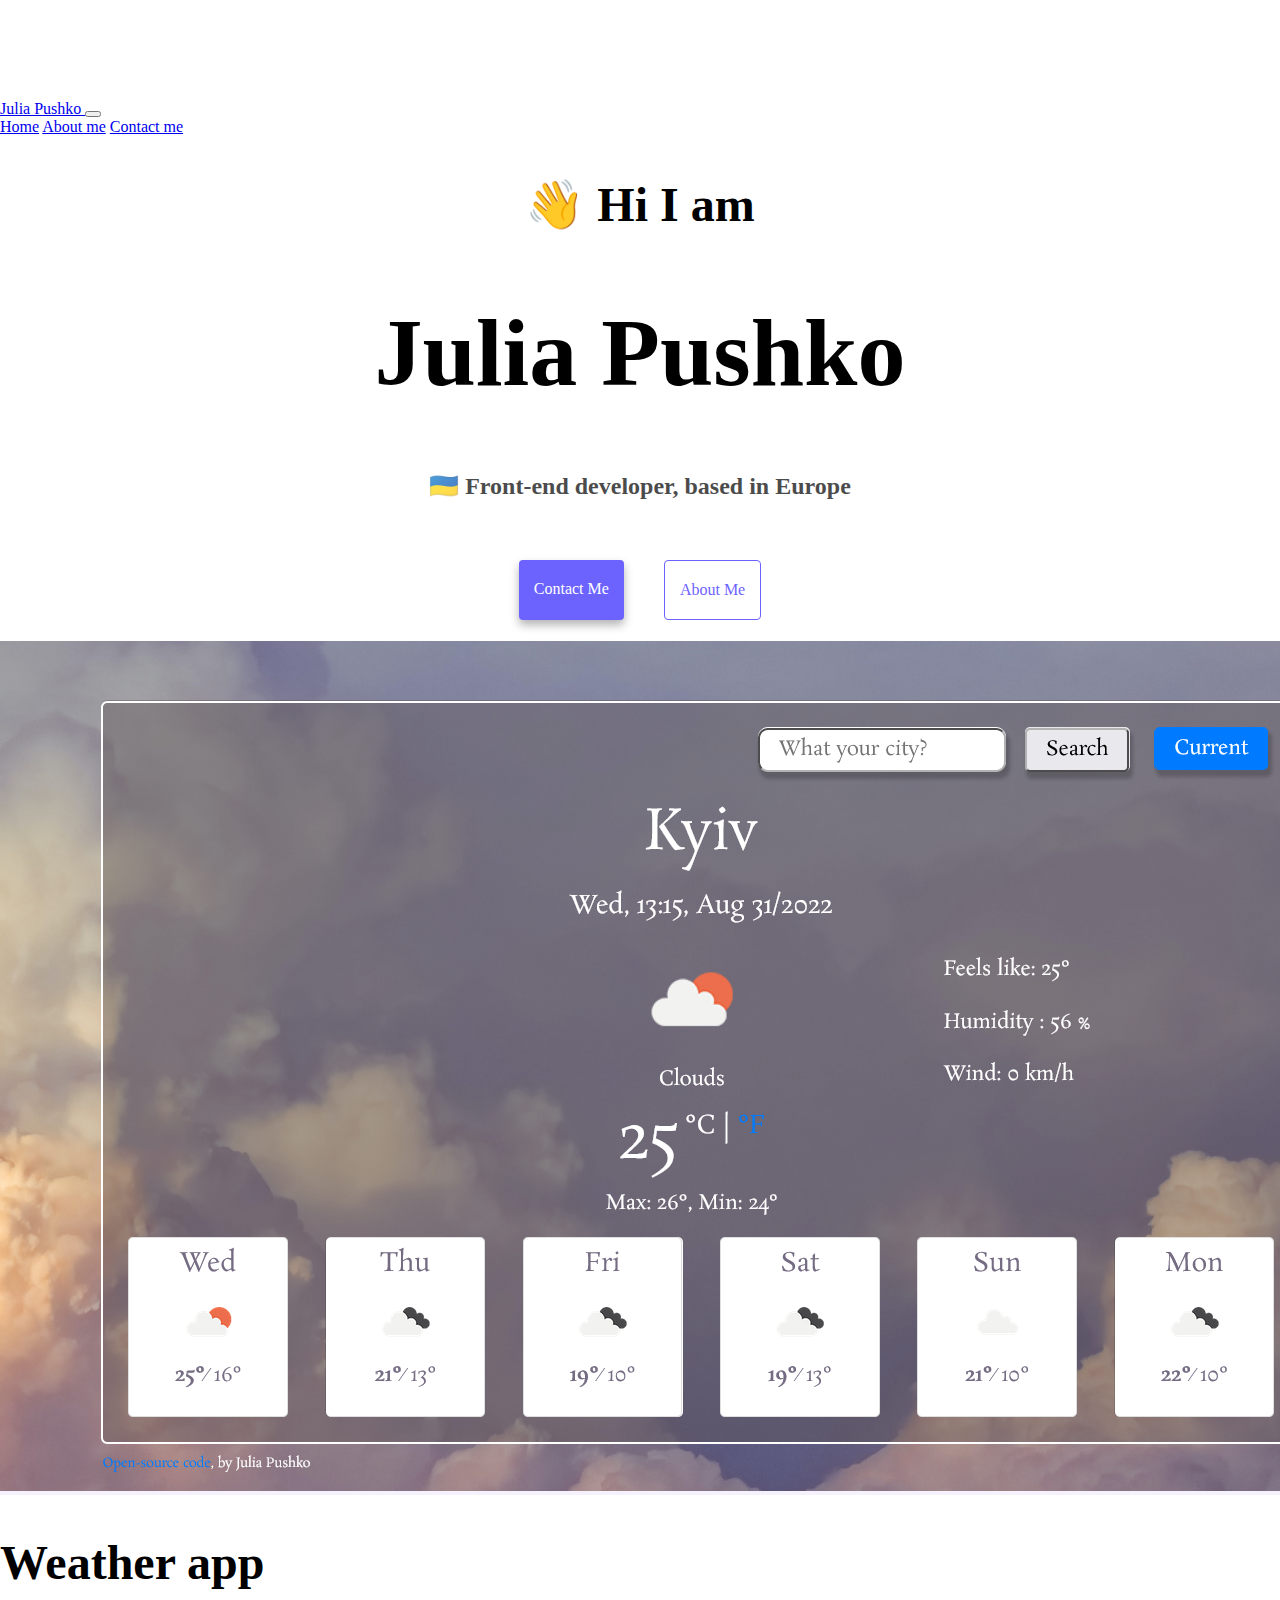
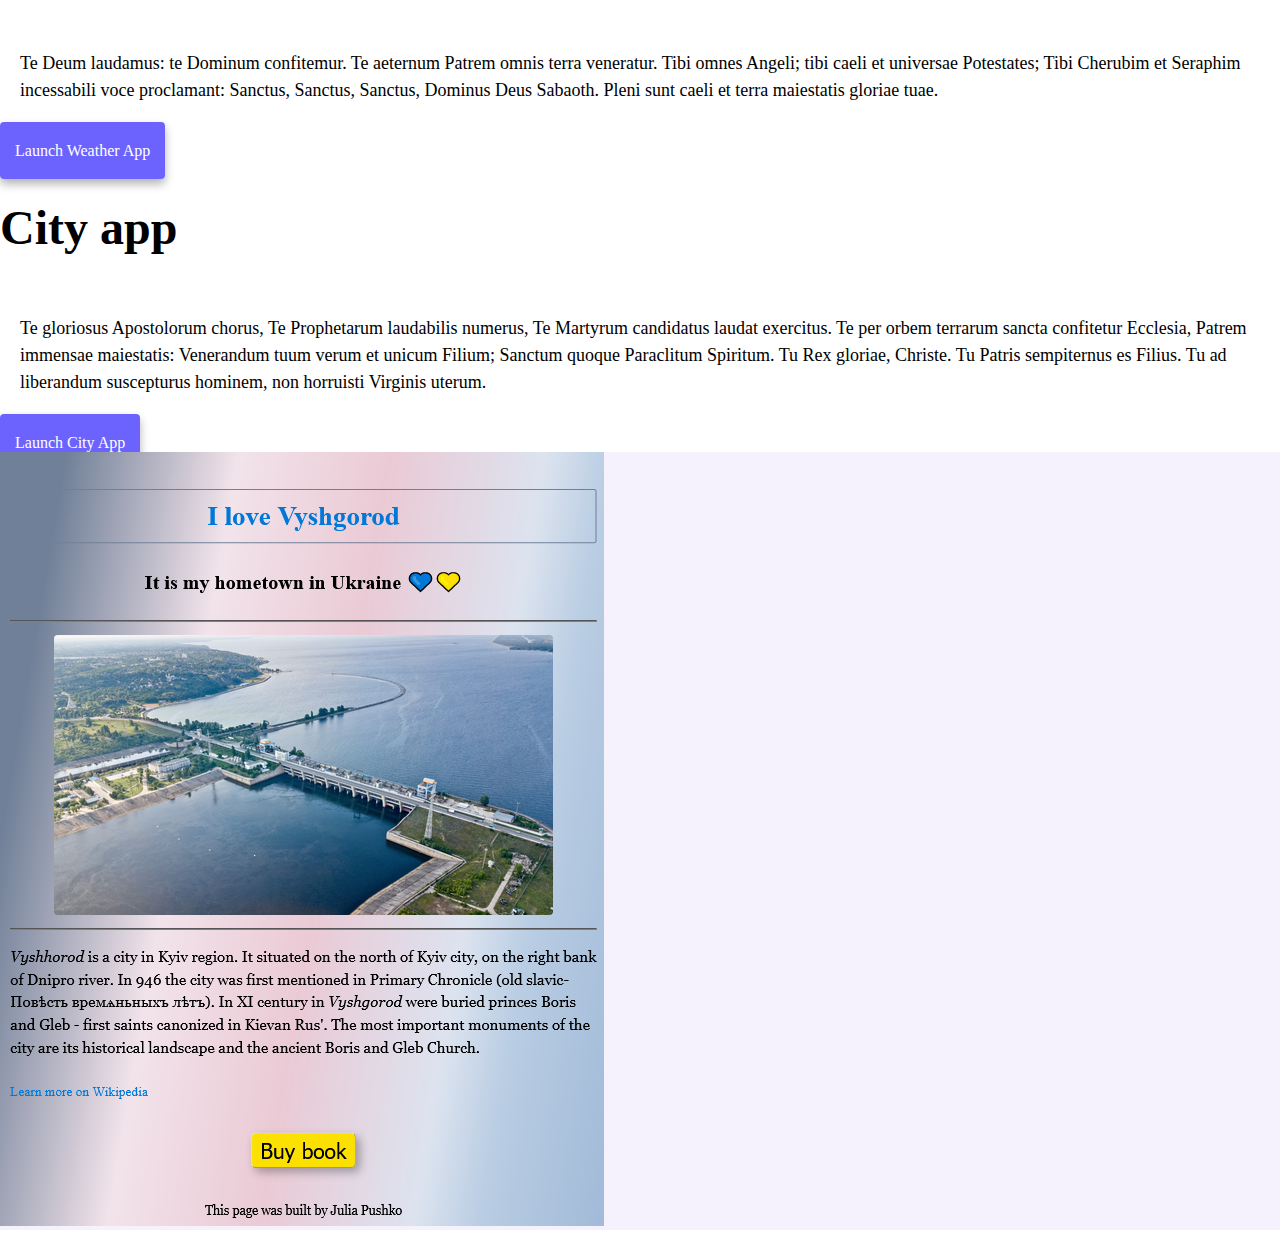
<file: index.html>
<!DOCTYPE html>
<html lang="en">
  <head>
    <meta charset="UTF-8" />
    <meta http-equiv="X-UA-Compatible" content="IE=edge" />
    <meta name="viewport" content="width=device-width, initial-scale=1.0" />
    <meta
      name="description"
      content="Julia Pushko is a front-end developer based in Europe, check out her projects and contact for job inquries"
    />
    <title>Front-end developer - Julia Pushko</title>
    <link
      href="https://cdn.jsdelivr.net/npm/bootstrap@5.2.0/dist/css/bootstrap.min.css"
      rel="stylesheet"
      integrity="sha384-gH2yIJqKdNHPEq0n4Mqa/HGKIhSkIHeL5AyhkYV8i59U5AR6csBvApHHNl/vI1Bx"
      crossorigin="anonymous"
    />
    <script
      src="https://cdn.jsdelivr.net/npm/bootstrap@5.2.0/dist/js/bootstrap.bundle.min.js"
      integrity="sha384-A3rJD856KowSb7dwlZdYEkO39Gagi7vIsF0jrRAoQmDKKtQBHUuLZ9AsSv4jD4Xa"
      crossorigin="anonymous"
    ></script>
    <link rel="stylesheet" href="/style.css" />
  </head>

  <body>
    <nav class="navbar navbar-expand-lg navbar-light bg-light fixed-top">
      <div class="container">
        <a class="navbar-brand" href="/" title="Homepage"> Julia Pushko </a>
        <button
          class="navbar-toggler"
          type="button"
          data-bs-toggle="collapse"
          data-bs-target="#navbarNavAltMarkup"
          aria-controls="navbarNavAltMarkup"
          aria-expanded="false"
          aria-label="Toggle navigation"
        >
          <span class="navbar-toggler-icon"></span>
        </button>
        <div class="collapse navbar-collapse" id="navbarNavAltMarkup">
          <div class="navbar-nav">
            <a
              class="nav-link active"
              aria-current="page"
              href="/"
              title="Homepage"
              >Home</a
            >
            <a class="nav-link" href="/about.html" title="About Julia Pushko"
              >About me</a
            >
            <a
              class="nav-link"
              href="/about.html#contact"
              target="_blank"
              title="Contact Julia Pushko"
              >Contact me</a
            >
          </div>
        </div>
      </div>
    </nav>
    <div class="p-2">
      <h2>👋 Hi I am</h2>
      <h1>Julia Pushko</h1>
      <h3>🇺🇦 Front-end developer, based in Europe</h3>
    </div>
    <div class="navigation-links mb-5">
      <a
        href="/about.html#contact"
        class="primary-link contact-me-link"
        title="Contact Julia Pushko"
        >Contact me</a
      >
      <a
        href="/about.html"
        class="secondary-link about-me-link"
        title="About Julia Pushko"
        >About me</a
      >
    </div>
    <div class="container" id="article">
      <div class="row">
        <div class="col-sm-6 bg-color p-5 rounded d-none d-md-block">
          <img
            src="/images/weather-app3.png"
            class="img-fluid rounded"
            alt="Weather project"
          />
        </div>
        <div class="col-sm-6 rounded">
          <h2 class="ps-3" id="heading-weather-app">Weather app</h2>
          <p>
            Te Deum laudamus: te Dominum confitemur. Te aeternum Patrem omnis
            terra veneratur. Tibi omnes Angeli; tibi caeli et universae
            Potestates; Tibi Cherubim et Seraphim incessabili voce proclamant:
            Sanctus, Sanctus, Sanctus, Dominus Deus Sabaoth. Pleni sunt caeli et
            terra maiestatis gloriae tuae.
          </p>
          <a href="" class="primary-link ms-4" title="Weather project"
            >Launch Weather App</a
          >
        </div>
      </div>

      <div class="row mt-5">
        <div class="col-sm-6 rounded mb-5">
          <h2 class="ps-3" id="heading-city-app">City app</h2>
          <p>
            Te gloriosus Apostolorum chorus, Te Prophetarum laudabilis numerus,
            Te Martyrum candidatus laudat exercitus. Te per orbem terrarum
            sancta confitetur Ecclesia, Patrem immensae maiestatis: Venerandum
            tuum verum et unicum Filium; Sanctum quoque Paraclitum Spiritum. Tu
            Rex gloriae, Christe. Tu Patris sempiternus es Filius. Tu ad
            liberandum suscepturus hominem, non horruisti Virginis uterum.
          </p>
          <a href="" class="primary-link ms-4 mb-5 mt-5" title="City project"
            >Launch City App</a
          >
        </div>
        <div class="col-sm-6 rounded bg-color text-center d-none d-md-block">
          <img
            src="/images/vyshgorod-city-project1.png"
            class="img-fluid rounded mb-5 mt-5"
            alt="City project"
          />
        </div>
      </div>
    </div>
  </body>
</html>
</file>
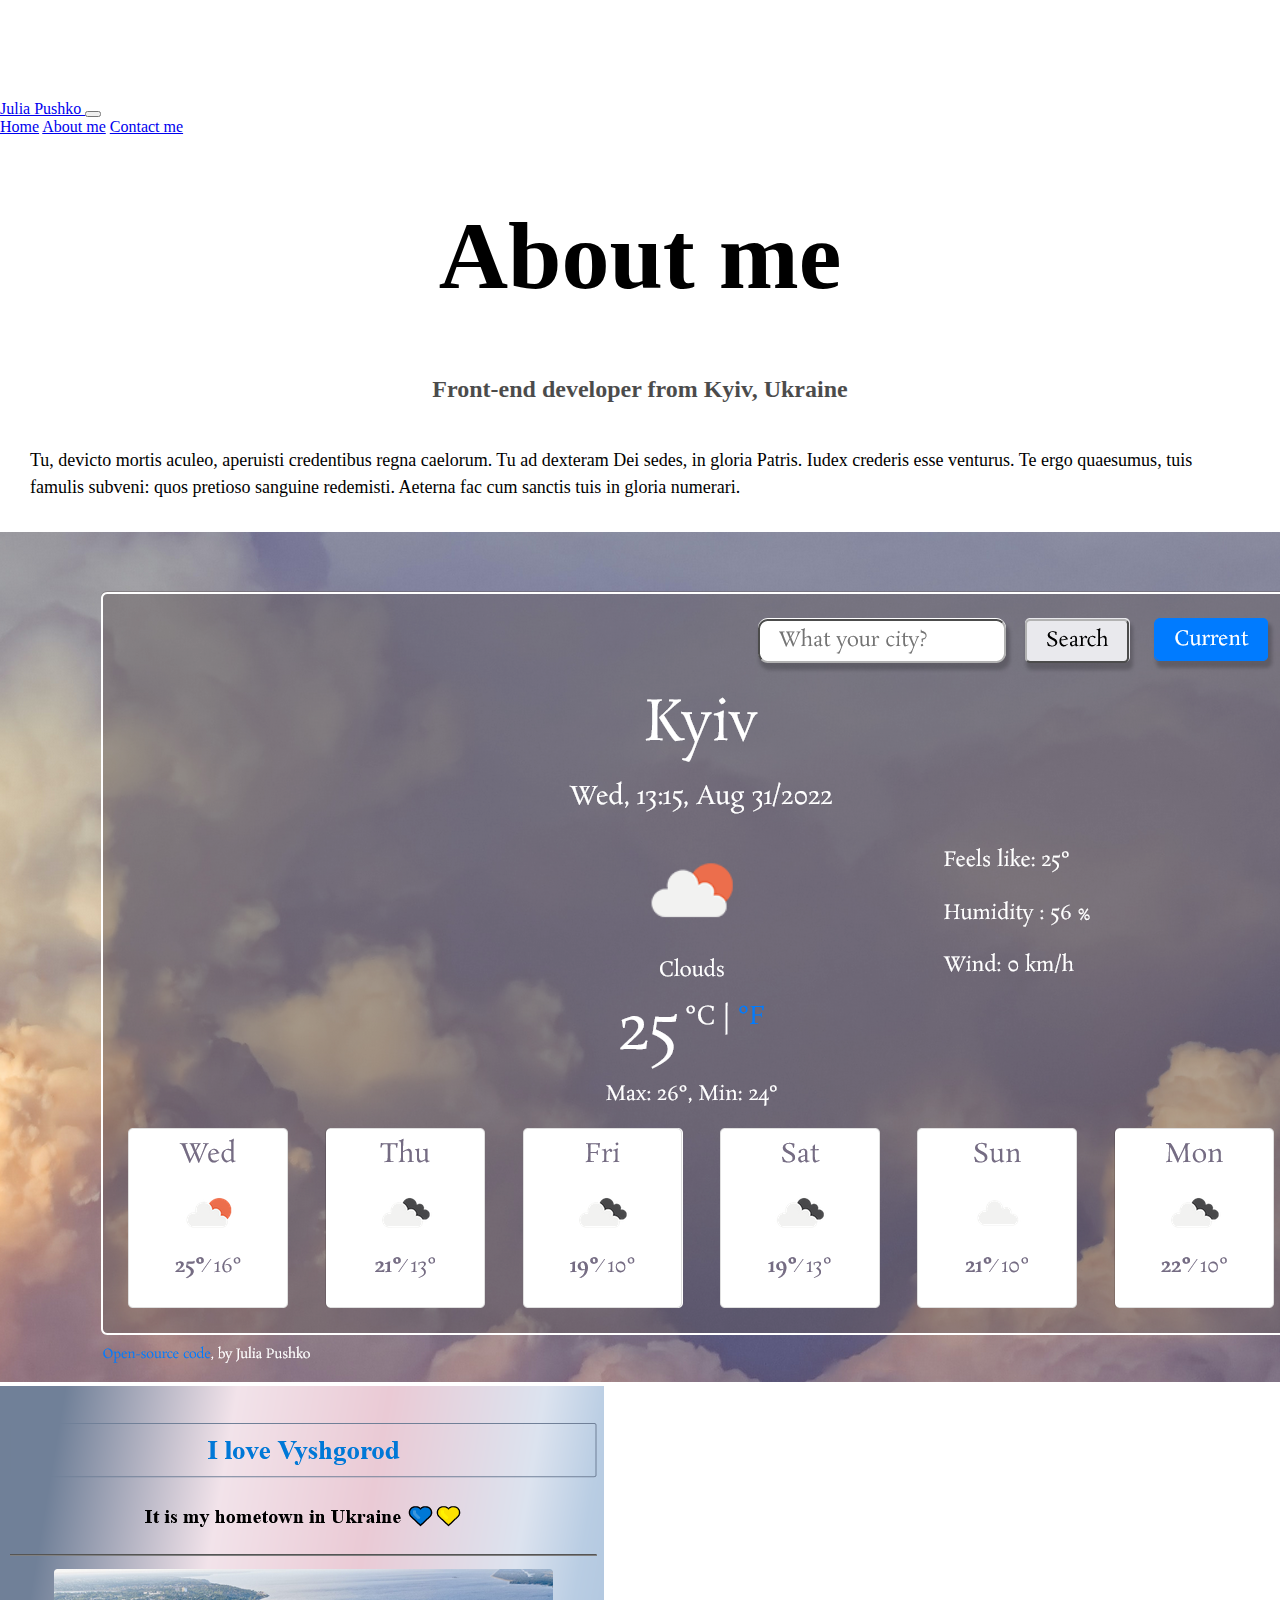
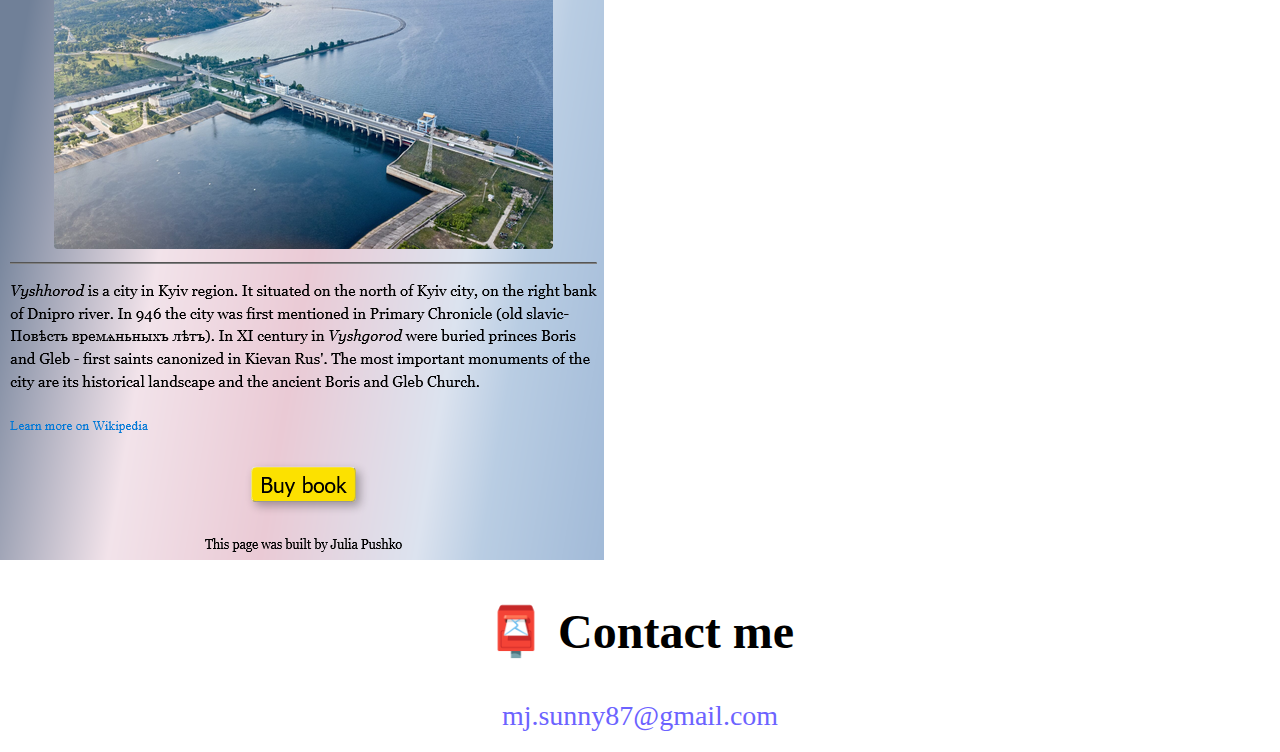
<file: about.html>
<!DOCTYPE html>
<html lang="en">
  <head>
    <meta charset="UTF-8" />
    <meta http-equiv="X-UA-Compatible" content="IE=edge" />
    <meta name="viewport" content="width=device-width, initial-scale=1.0" />
    <meta
      name="description"
      content="About Julia Pushko, a front-end developer based in Europe, Ukraine"
    />
    <link
      href="https://cdn.jsdelivr.net/npm/bootstrap@5.2.0/dist/css/bootstrap.min.css"
      rel="stylesheet"
      integrity="sha384-gH2yIJqKdNHPEq0n4Mqa/HGKIhSkIHeL5AyhkYV8i59U5AR6csBvApHHNl/vI1Bx"
      crossorigin="anonymous"
    />
    <script
      src="https://cdn.jsdelivr.net/npm/bootstrap@5.2.0/dist/js/bootstrap.bundle.min.js"
      integrity="sha384-A3rJD856KowSb7dwlZdYEkO39Gagi7vIsF0jrRAoQmDKKtQBHUuLZ9AsSv4jD4Xa"
      crossorigin="anonymous"
    ></script>
    <link rel="stylesheet" href="/style.css" />
    <title>About me - Julia Pushko</title>
  </head>
  <body>
    <nav class="navbar navbar-expand-lg navbar-light bg-light fixed-top">
      <div class="container">
        <a class="navbar-brand" href="/" title="Homepage"> Julia Pushko </a>
        <button
          class="navbar-toggler"
          type="button"
          data-bs-toggle="collapse"
          data-bs-target="#navbarNavAltMarkup"
          aria-controls="navbarNavAltMarkup"
          aria-expanded="false"
          aria-label="Toggle navigation"
        >
          <span class="navbar-toggler-icon"></span>
        </button>
        <div class="collapse navbar-collapse" id="navbarNavAltMarkup">
          <div class="navbar-nav">
            <a class="nav-link" aria-current="page" href="/" title="Homepage"
              >Home</a
            >
            <a
              class="nav-link active"
              href="/about.html"
              title="About Julia Pushko"
              >About me</a
            >
            <a
              class="nav-link"
              href="/about.html#contact"
              title="Contact Julia Pushko"
              >Contact me</a
            >
          </div>
        </div>
      </div>
    </nav>
    <h1 class="mt-10">About me</h1>
    <h3>Front-end developer from Kyiv, Ukraine</h3>
    <div class="about-paragraphs text-center">
      <p>
        Tu, devicto mortis aculeo, aperuisti credentibus regna caelorum. Tu ad
        dexteram Dei sedes, in gloria Patris. Iudex crederis esse venturus. Te
        ergo quaesumus, tuis famulis subveni: quos pretioso sanguine redemisti.
        Aeterna fac cum sanctis tuis in gloria numerari.
      </p>
    </div>
    <div class="container">
      <div class="row">
        <div class="col-sm-6">
          <img
            src="/images/weather-app3.png"
            class="img-fluid rounded p-2 shadow mb-4"
            alt="Weather project"
          />
        </div>
        <div class="col-sm-6">
          <img
            src="/images/vyshgorod-city-project1.png"
            class="img-fluid rounded p-2 shadow"
            alt="City project"
          />
        </div>
      </div>
    </div>
    <div id="contact" class="mt-5">
      <h2>📮 Contact me</h2>
      <a href="mailto:mj.sunny87@gmail.com" class="email-link">
        mj.sunny87@gmail.com
      </a>
    </div>
  </body>
</html>
</file>
<file: style.css>
:root {
  --primary-color: #6c63ff;
  --secondary-color: #f5f2fe;
  --box-shadow: 0 5px 10px rgba(0, 0, 0, 0.3);
}

body {
  margin: 100px auto;
  margin-bottom: 20px;
}

h1,
h2,
h3 {
  text-align: center;
}

h1 {
  font-size: 96px;
}

h2 {
  font-size: 48px;
}

h3 {
  font-size: 24px;
  opacity: 0.7;
}

p {
  padding: 20px;
  font-size: 18px;
  line-height: 1.5;
}

.navigation-links {
  display: flex;
  margin-top: 40px;
  justify-content: center;
}

.navigation-links a {
  margin: 20px;
}

.primary-link {
  border-radius: 4px;
  padding: 20px 15px;
  text-decoration: none;
  text-transform: capitalize;
  background: var(--primary-color);
  box-shadow: var(--box-shadow);
  color: white;
}
.primary-link:hover {
  color: white;
}
.secondary-link {
  border-radius: 4px;
  padding: 20px 15px;
  text-decoration: none;
  text-transform: capitalize;
  color: var(--primary-color);
  border: 1px solid var(--primary-color);
}

.homepage-link {
  color: var(--primary-color);
  text-align: center;
  display: block;
}

.about-paragraphs p {
  margin: 10px;
}

.email-link {
  display: flex;
  justify-content: center;
  color: var(--primary-color);
  font-size: 28px;
  text-decoration: none;
}

.email-link:hover {
  text-decoration: underline;
}
.navbar-Julia-Pushko {
  padding-left: 94px;
}
.row {
  max-width: 100%;
}
.col-md-6 {
  flex: 0 0 auto;
  width: 50%;
}
.bg-color {
  background-color: var(--secondary-color);
}
#heading-weather-app,
#heading-city-app {
  text-align: left;
}
@media (max-width: 576px) {
  h1 {
    font-size: 40px;
    line-height: 1.5;
  }
  h2 {
    font-size: 30px;
  }
  h3 {
    font-size: 20px;
  }
  p {
    text-align: center;
  }
  .email-link {
    font-size: 22px;
  }
  .contact-me-link,
  .about-me-link {
    font-size: 15px;
    text-align: center;
    padding: 15px 10px;
    margin: 0 auto;
  }
  .navigation-links {
    margin: 0;
  }
  #article,
  #heading-weather-app,
  #heading-city-app {
    text-align: center;
  }
}
</file>
